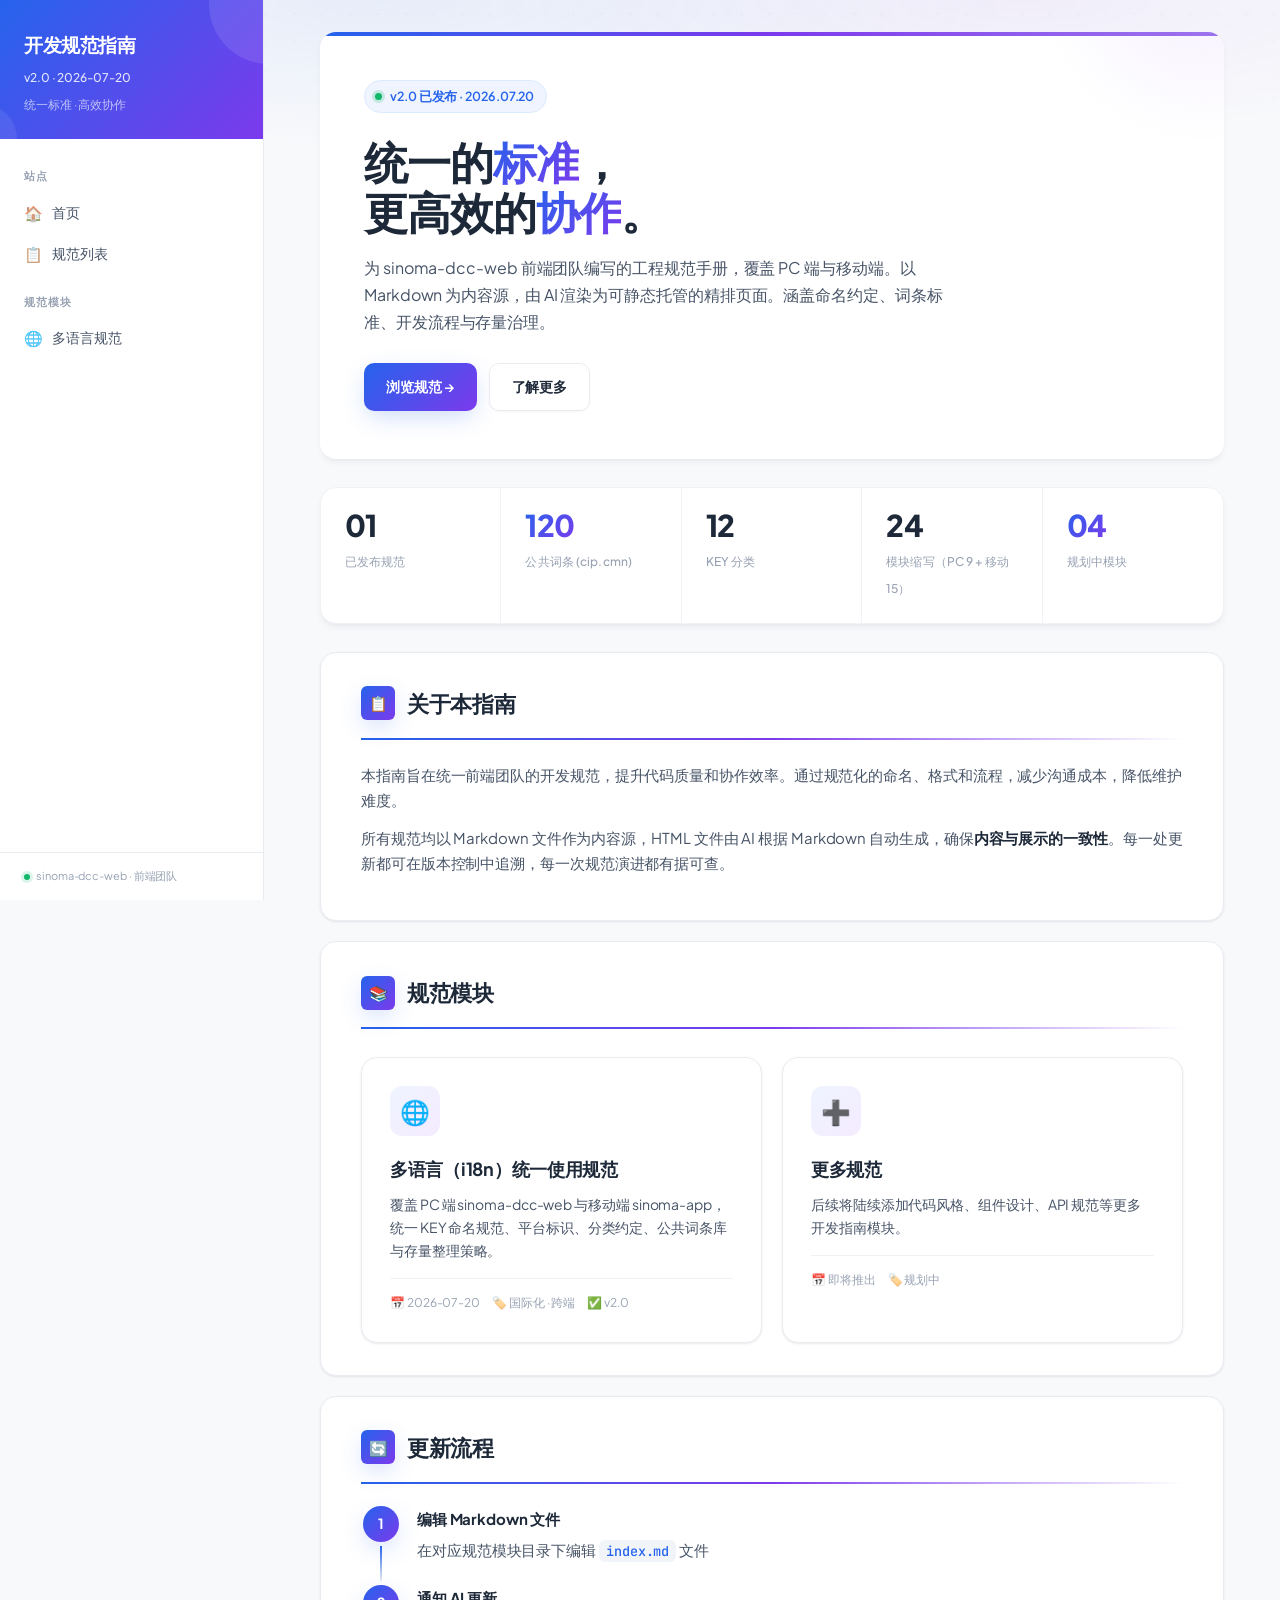
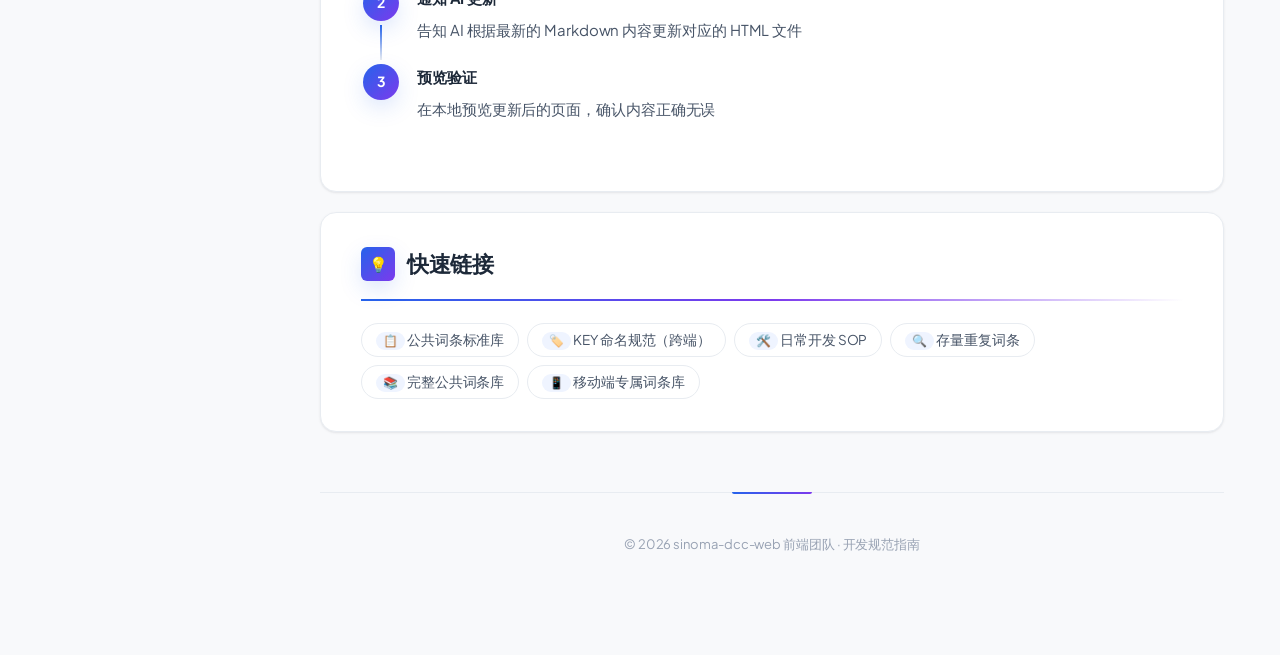
<file: index.html>
<!DOCTYPE html>
<html lang="zh-CN">
<head>
<meta charset="UTF-8">
<meta name="viewport" content="width=device-width, initial-scale=1.0">
<title>开发规范指南</title>
<link rel="stylesheet" href="assets/css/style.css">
</head>
<body>

<div class="sidebar-toggle" onclick="toggleSidebar()" aria-label="Toggle menu">&#9776;</div>
<div class="sidebar-overlay" onclick="toggleSidebar()"></div>

<div class="layout">

  <aside class="sidebar">
    <div class="sidebar-header">
      <h1>开发规范指南</h1>
      <div class="version">v2.0 &middot; 2026-07-20</div>
      <div class="tagline">统一标准 · 高效协作</div>
    </div>
    <nav class="sidebar-nav">
      <div class="nav-group">站点</div>
      <a href="index.html" class="active"><span class="icon">🏠</span>首页</a>
      <a href="specs/index.html"><span class="icon">📋</span>规范列表</a>
      <div class="nav-group">规范模块</div>
      <a href="specs/i18n/index.html"><span class="icon">🌐</span>多语言规范</a>
    </nav>
    <div class="sidebar-footer">
      sinoma-dcc-web &middot; 前端团队
    </div>
  </aside>

  <div class="main">
    <div class="content">

      <section class="hero">
        <div class="hero-eyebrow">
          <span class="dot"></span>
          v2.0 已发布 · 2026.07.20
        </div>
        <h1>统一的<span class="grad">标准</span>，<br>更高效的<span class="grad">协作</span>。</h1>
        <p>为 sinoma-dcc-web 前端团队编写的工程规范手册，覆盖 PC 端与移动端。以 Markdown 为内容源，由 AI 渲染为可静态托管的精排页面。涵盖命名约定、词条标准、开发流程与存量治理。</p>
        <div class="hero-actions">
          <a href="specs/i18n/index.html" class="btn btn-primary">浏览规范 →</a>
          <a href="#about" class="btn btn-ghost">了解更多</a>
        </div>
      </section>

      <div class="stats-strip">
        <div class="stat-cell">
          <span class="stat-num">01</span>
          <span class="stat-label">已发布规范</span>
        </div>
        <div class="stat-cell">
          <span class="stat-num"><span class="grad">120</span></span>
          <span class="stat-label">公共词条 (cip.cmn)</span>
        </div>
        <div class="stat-cell">
          <span class="stat-num">12</span>
          <span class="stat-label">KEY 分类</span>
        </div>
        <div class="stat-cell">
          <span class="stat-num">24</span>
          <span class="stat-label">模块缩写（PC 9 + 移动 15）</span>
        </div>
        <div class="stat-cell">
          <span class="stat-num"><span class="grad">04</span></span>
          <span class="stat-label">规划中模块</span>
        </div>
      </div>

      <div class="section reveal" id="about">
        <h2><span class="num">📋</span>关于本指南</h2>
        <p>本指南旨在统一前端团队的开发规范，提升代码质量和协作效率。通过规范化的命名、格式和流程，减少沟通成本，降低维护难度。</p>
        <p>所有规范均以 Markdown 文件作为内容源，HTML 文件由 AI 根据 Markdown 自动生成，确保<strong>内容与展示的一致性</strong>。每一处更新都可在版本控制中追溯，每一次规范演进都有据可查。</p>
      </div>

      <div class="section reveal">
        <h2><span class="num">📚</span>规范模块</h2>
        <div class="card-grid">
          <a href="specs/i18n/index.html" class="card-item">
            <div class="card-icon">🌐</div>
            <div class="card-title">多语言（i18n）统一使用规范</div>
            <div class="card-desc">覆盖 PC 端 sinoma-dcc-web 与移动端 sinoma-app，统一 KEY 命名规范、平台标识、分类约定、公共词条库与存量整理策略。</div>
            <div class="card-meta">
              <span>📅 2026-07-20</span>
              <span>🏷️ 国际化 · 跨端</span>
              <span>✅ v2.0</span>
            </div>
          </a>
          <a href="specs/index.html" class="card-item">
            <div class="card-icon">➕</div>
            <div class="card-title">更多规范</div>
            <div class="card-desc">后续将陆续添加代码风格、组件设计、API 规范等更多开发指南模块。</div>
            <div class="card-meta">
              <span>📅 即将推出</span>
              <span>🏷️ 规划中</span>
            </div>
          </a>
        </div>
      </div>

      <div class="section reveal">
        <h2><span class="num">🔄</span>更新流程</h2>
        <div class="flow">
          <div class="flow-step">
            <div class="flow-num"><div class="circle">1</div><div class="line"></div></div>
            <div class="flow-content">
              <div class="title">编辑 Markdown 文件</div>
              <p>在对应规范模块目录下编辑 <code>index.md</code> 文件</p>
            </div>
          </div>
          <div class="flow-step">
            <div class="flow-num"><div class="circle">2</div><div class="line"></div></div>
            <div class="flow-content">
              <div class="title">通知 AI 更新</div>
              <p>告知 AI 根据最新的 Markdown 内容更新对应的 HTML 文件</p>
            </div>
          </div>
          <div class="flow-step">
            <div class="flow-num"><div class="circle">3</div></div>
            <div class="flow-content">
              <div class="title">预览验证</div>
              <p>在本地预览更新后的页面，确认内容正确无误</p>
            </div>
          </div>
        </div>
      </div>

      <div class="section reveal">
        <h2><span class="num">💡</span>快速链接</h2>
        <div class="cat-list">
          <a href="specs/i18n/index.html#s6" style="text-decoration:none;"><span><code>📋</code> 公共词条标准库</span></a>
          <a href="specs/i18n/index.html#s3" style="text-decoration:none;"><span><code>🏷️</code> KEY 命名规范（跨端）</span></a>
          <a href="specs/i18n/index.html#s9" style="text-decoration:none;"><span><code>🛠️</code> 日常开发 SOP</span></a>
          <a href="specs/i18n/index.html#s11" style="text-decoration:none;"><span><code>🔍</code> 存量重复词条</span></a>
          <a href="specs/i18n/index.html#s-appB" style="text-decoration:none;"><span><code>📚</code> 完整公共词条库</span></a>
          <a href="specs/i18n/index.html#s8" style="text-decoration:none;"><span><code>📱</code> 移动端专属词条库</span></a>
        </div>
      </div>

      <div class="site-footer">
        <p>© 2026 sinoma-dcc-web 前端团队 · 开发规范指南</p>
      </div>

    </div>
  </div>

</div>

<button class="back-top" id="backTop" onclick="window.scrollTo({top:0})" aria-label="Back to top">&#8593;</button>

<script src="assets/js/main.js"></script>
</body>
</html>
</file>
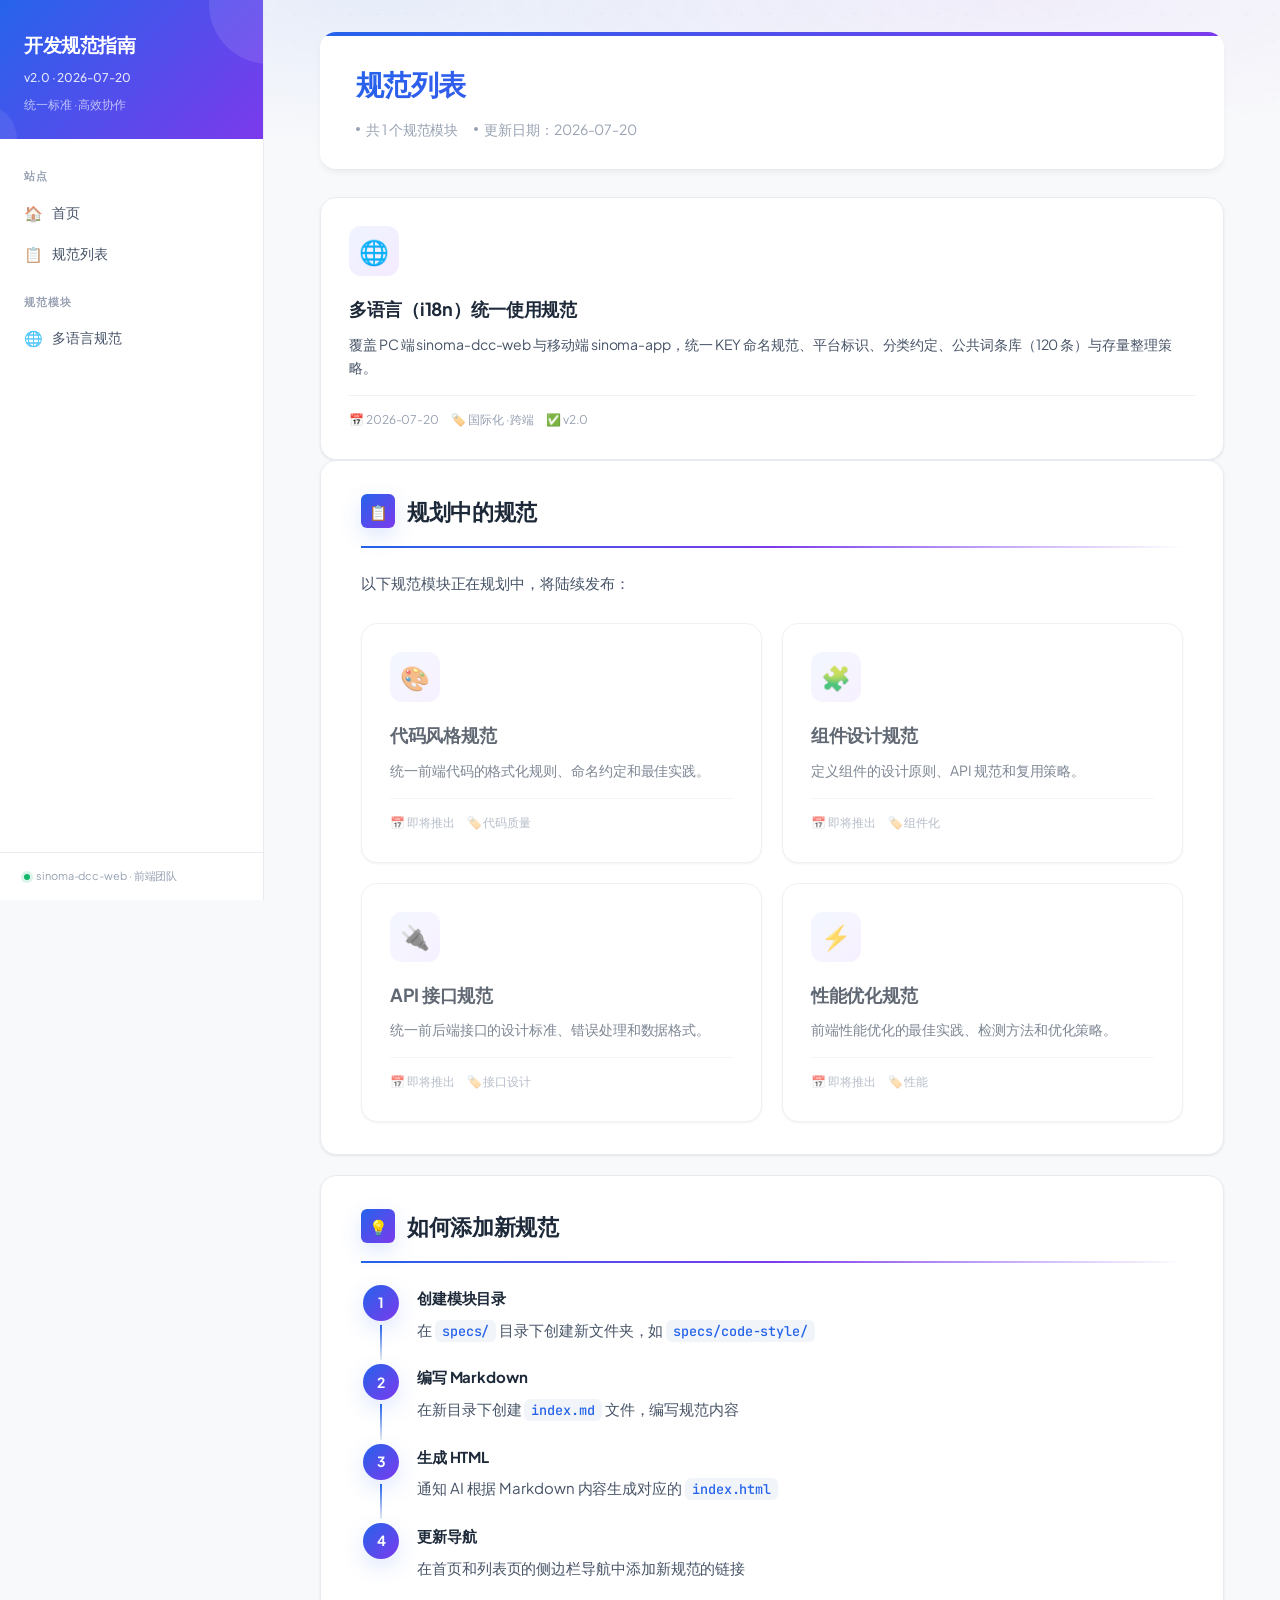
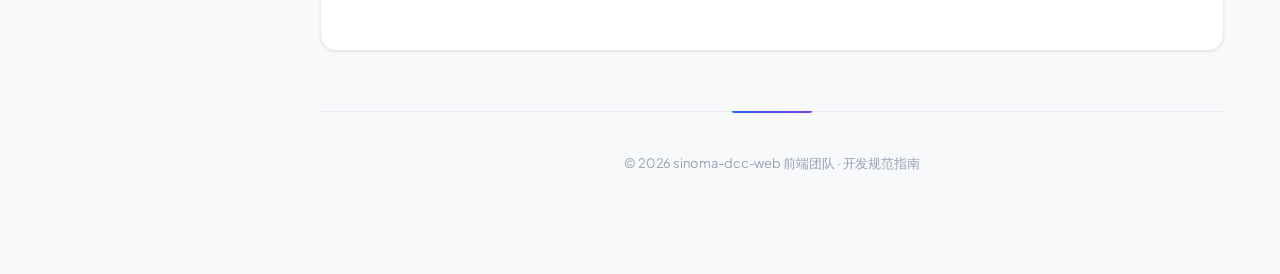
<file: specs/index.html>
<!DOCTYPE html>
<html lang="zh-CN">
<head>
<meta charset="UTF-8">
<meta name="viewport" content="width=device-width, initial-scale=1.0">
<title>规范列表 - 开发规范指南</title>
<link rel="stylesheet" href="../assets/css/style.css">
</head>
<body>

<div class="sidebar-toggle" onclick="toggleSidebar()" aria-label="Toggle menu">&#9776;</div>
<div class="sidebar-overlay" onclick="toggleSidebar()"></div>

<div class="layout">

  <aside class="sidebar">
    <div class="sidebar-header">
      <h1>开发规范指南</h1>
      <div class="version">v2.0 &middot; 2026-07-20</div>
      <div class="tagline">统一标准 · 高效协作</div>
    </div>
    <nav class="sidebar-nav">
      <div class="nav-group">站点</div>
      <a href="../index.html"><span class="icon">🏠</span>首页</a>
      <a href="index.html" class="active"><span class="icon">📋</span>规范列表</a>
      <div class="nav-group">规范模块</div>
      <a href="i18n/index.html"><span class="icon">🌐</span>多语言规范</a>
    </nav>
    <div class="sidebar-footer">
      sinoma-dcc-web &middot; 前端团队
    </div>
  </aside>

  <div class="main">
    <div class="content">

      <div class="page-header">
        <h2>规范列表</h2>
        <div class="meta">
          <span><span class="dot"></span>共 1 个规范模块</span>
          <span><span class="dot"></span>更新日期：2026-07-20</span>
        </div>
      </div>

      <div class="card-grid">
        <a href="i18n/index.html" class="card-item">
          <div class="card-icon">🌐</div>
          <div class="card-title">多语言（i18n）统一使用规范</div>
          <div class="card-desc">覆盖 PC 端 sinoma-dcc-web 与移动端 sinoma-app，统一 KEY 命名规范、平台标识、分类约定、公共词条库（120 条）与存量整理策略。</div>
          <div class="card-meta">
            <span>📅 2026-07-20</span>
            <span>🏷️ 国际化 · 跨端</span>
            <span>✅ v2.0</span>
          </div>
        </a>
      </div>

      <div class="section">
        <h2><span class="num">📋</span>规划中的规范</h2>
        <p>以下规范模块正在规划中，将陆续发布：</p>
        <div class="card-grid">
          <div class="card-item" style="opacity: 0.7; pointer-events: none;">
            <div class="card-icon">🎨</div>
            <div class="card-title">代码风格规范</div>
            <div class="card-desc">统一前端代码的格式化规则、命名约定和最佳实践。</div>
            <div class="card-meta">
              <span>📅 即将推出</span>
              <span>🏷️ 代码质量</span>
            </div>
          </div>
          <div class="card-item" style="opacity: 0.7; pointer-events: none;">
            <div class="card-icon">🧩</div>
            <div class="card-title">组件设计规范</div>
            <div class="card-desc">定义组件的设计原则、API 规范和复用策略。</div>
            <div class="card-meta">
              <span>📅 即将推出</span>
              <span>🏷️ 组件化</span>
            </div>
          </div>
          <div class="card-item" style="opacity: 0.7; pointer-events: none;">
            <div class="card-icon">🔌</div>
            <div class="card-title">API 接口规范</div>
            <div class="card-desc">统一前后端接口的设计标准、错误处理和数据格式。</div>
            <div class="card-meta">
              <span>📅 即将推出</span>
              <span>🏷️ 接口设计</span>
            </div>
          </div>
          <div class="card-item" style="opacity: 0.7; pointer-events: none;">
            <div class="card-icon">⚡</div>
            <div class="card-title">性能优化规范</div>
            <div class="card-desc">前端性能优化的最佳实践、检测方法和优化策略。</div>
            <div class="card-meta">
              <span>📅 即将推出</span>
              <span>🏷️ 性能</span>
            </div>
          </div>
        </div>
      </div>

      <div class="section">
        <h2><span class="num">💡</span>如何添加新规范</h2>
        <div class="flow">
          <div class="flow-step">
            <div class="flow-num"><div class="circle">1</div><div class="line"></div></div>
            <div class="flow-content">
              <div class="title">创建模块目录</div>
              <p>在 <code>specs/</code> 目录下创建新文件夹，如 <code>specs/code-style/</code></p>
            </div>
          </div>
          <div class="flow-step">
            <div class="flow-num"><div class="circle">2</div><div class="line"></div></div>
            <div class="flow-content">
              <div class="title">编写 Markdown</div>
              <p>在新目录下创建 <code>index.md</code> 文件，编写规范内容</p>
            </div>
          </div>
          <div class="flow-step">
            <div class="flow-num"><div class="circle">3</div><div class="line"></div></div>
            <div class="flow-content">
              <div class="title">生成 HTML</div>
              <p>通知 AI 根据 Markdown 内容生成对应的 <code>index.html</code></p>
            </div>
          </div>
          <div class="flow-step">
            <div class="flow-num"><div class="circle">4</div></div>
            <div class="flow-content">
              <div class="title">更新导航</div>
              <p>在首页和列表页的侧边栏导航中添加新规范的链接</p>
            </div>
          </div>
        </div>
      </div>

      <div class="site-footer">
        <p>© 2026 sinoma-dcc-web 前端团队 · 开发规范指南</p>
      </div>

    </div>
  </div>

</div>

<button class="back-top" id="backTop" onclick="window.scrollTo({top:0})" aria-label="Back to top">&#8593;</button>

<script src="../assets/js/main.js"></script>
</body>
</html>
</file>
<file: assets/css/style.css>
/* ==========================================================================
   开发规范指南 · 精致优化版
   保持清爽亮色蓝紫渐变基调，提升字体、阴影、间距、微交互
   ========================================================================== */

@import url('https://fonts.googleapis.com/css2?family=Plus+Jakarta+Sans:wght@400;500;600;700;800&family=JetBrains+Mono:wght@400;500;600&display=swap');

:root {
  --bg: #f8f9fb;
  --bg-soft: #f1f3f7;
  --card: #fff;
  --border: #e8ecf1;
  --border-soft: #f0f2f6;
  --text: #1d2939;
  --text2: #475467;
  --text3: #98a2b3;
  --accent: #2563eb;
  --accent-2: #7c3aed;
  --accent-light: #eff4ff;
  --accent-tint: #dbeafe;
  --green: #12b76a;
  --green-light: #ecfdf3;
  --red: #f04438;
  --red-light: #fef3f2;
  --orange: #f79009;
  --orange-light: #fffaeb;
  --purple: #9e77ed;
  --purple-light: #f4ebff;
  --code-bg: #1e293b;
  --code-fg: #e2e8f0;
  --code-inline-bg: #f1f5f9;

  /* 阴影系统（4 层精致）*/
  --shadow-xs: 0 1px 2px rgba(15, 23, 42, 0.04);
  --shadow-sm: 0 1px 3px rgba(15, 23, 42, 0.06), 0 1px 2px rgba(15, 23, 42, 0.04);
  --shadow: 0 4px 6px -1px rgba(15, 23, 42, 0.06), 0 2px 4px -2px rgba(15, 23, 42, 0.04);
  --shadow-md: 0 10px 15px -3px rgba(15, 23, 42, 0.08), 0 4px 6px -4px rgba(15, 23, 42, 0.04);
  --shadow-lg: 0 20px 25px -5px rgba(15, 23, 42, 0.1), 0 8px 10px -6px rgba(15, 23, 42, 0.04);
  --shadow-accent: 0 8px 24px -4px rgba(37, 99, 235, 0.25);
  --shadow-purple: 0 8px 24px -4px rgba(124, 58, 237, 0.2);

  /* 圆角分级 */
  --r-sm: 6px;
  --r: 10px;
  --r-md: 12px;
  --r-lg: 16px;
  --radius: var(--r);
  --sidebar-w: 264px;

  /* 字体 */
  --font: 'Plus Jakarta Sans', -apple-system, BlinkMacSystemFont, "Segoe UI", "PingFang SC", "Hiragino Sans GB", "Microsoft YaHei", sans-serif;
  --font-mono: 'JetBrains Mono', "SF Mono", "Fira Code", Consolas, monospace;
}

* { margin:0; padding:0; box-sizing:border-box; }
html { scroll-behavior: smooth; scroll-padding-top: 24px; }
body {
  font-family: var(--font);
  background: var(--bg);
  color: var(--text);
  line-height: 1.7;
  -webkit-font-smoothing: antialiased;
  -moz-osx-font-smoothing: grayscale;
  letter-spacing: -0.005em;
  position: relative;
  overflow-x: hidden;
}

/* 顶部柔和渐变光晕 */
body::before {
  content: '';
  position: fixed;
  top: 0;
  left: 0;
  right: 0;
  height: 420px;
  background:
    radial-gradient(ellipse 70% 50% at 30% 0%, rgba(37, 99, 235, 0.08) 0%, transparent 70%),
    radial-gradient(ellipse 60% 45% at 80% 0%, rgba(124, 58, 237, 0.06) 0%, transparent 70%);
  pointer-events: none;
  z-index: 0;
}

/* 极淡网格点装饰 */
body::after {
  content: '';
  position: fixed;
  top: 0;
  left: 0;
  right: 0;
  height: 420px;
  background-image: radial-gradient(circle, rgba(15, 23, 42, 0.04) 1px, transparent 1px);
  background-size: 28px 28px;
  pointer-events: none;
  z-index: 0;
  mask-image: linear-gradient(to bottom, black, transparent);
  -webkit-mask-image: linear-gradient(to bottom, black, transparent);
  opacity: 0.6;
}

.layout {
  display: flex;
  min-height: 100vh;
  position: relative;
  z-index: 1;
}

/* ==========================================================================
   侧边栏
   ========================================================================== */
.sidebar {
  width: var(--sidebar-w);
  position: fixed;
  top: 0;
  left: 0;
  bottom: 0;
  background: #fff;
  border-right: 1px solid var(--border);
  display: flex;
  flex-direction: column;
  z-index: 100;
  transition: transform .3s cubic-bezier(.4,0,.2,1);
}

.sidebar-header {
  padding: 28px 24px 24px;
  border-bottom: none;
  background: linear-gradient(135deg, #2563eb 0%, #7c3aed 100%);
  color: #fff;
  position: relative;
  overflow: hidden;
}
.sidebar-header::after {
  content: '';
  position: absolute;
  top: -40%;
  right: -25%;
  width: 120px;
  height: 120px;
  border-radius: 50%;
  background: rgba(255,255,255,.1);
}
.sidebar-header::before {
  content: '';
  position: absolute;
  bottom: -25%;
  left: -20%;
  width: 70px;
  height: 70px;
  border-radius: 50%;
  background: rgba(255,255,255,.08);
}
.sidebar-header h1 {
  font-size: 19px;
  font-weight: 700;
  margin-bottom: 8px;
  letter-spacing: -.02em;
  position: relative;
  z-index: 1;
}
.sidebar-header .version {
  font-size: 12px;
  opacity: .85;
  position: relative;
  z-index: 1;
  font-weight: 500;
}
.sidebar-header .tagline {
  font-size: 12px;
  opacity: .65;
  margin-top: 6px;
  position: relative;
  z-index: 1;
}

.sidebar-nav {
  flex: 1;
  overflow-y: auto;
  padding: 10px 12px;
}
.sidebar-nav::-webkit-scrollbar { width: 4px; }
.sidebar-nav::-webkit-scrollbar-thumb { background: #d0d5dd; border-radius: 4px; }
.sidebar-nav .nav-group {
  font-size: 11px;
  font-weight: 700;
  text-transform: uppercase;
  letter-spacing: .08em;
  color: var(--text3);
  padding: 18px 12px 6px;
}
.sidebar-nav a {
  display: flex;
  align-items: center;
  padding: 8px 12px;
  font-size: 14px;
  color: var(--text2);
  text-decoration: none;
  border-radius: var(--r-sm);
  transition: all .15s ease;
  gap: 10px;
  font-weight: 500;
}
.sidebar-nav a:hover {
  color: var(--accent);
  background: var(--accent-light);
}
.sidebar-nav a.active {
  color: var(--accent);
  font-weight: 600;
  background: var(--accent-light);
  box-shadow: var(--shadow-xs);
}
.sidebar-nav a.active::before {
  content: '';
  position: absolute;
  left: -12px;
  top: 50%;
  transform: translateY(-50%);
  width: 3px;
  height: 18px;
  background: linear-gradient(180deg, var(--accent), var(--accent-2));
  border-radius: 0 2px 2px 0;
}
.sidebar-nav a { position: relative; }
.sidebar-nav a.sub {
  padding-left: 32px;
  font-size: 13px;
  color: var(--text3);
}
.sidebar-nav .icon {
  font-size: 15px;
  opacity: .7;
  width: 18px;
  text-align: center;
  flex-shrink: 0;
}
.sidebar-footer {
  padding: 14px 24px;
  border-top: 1px solid var(--border);
  font-size: 11px;
  color: var(--text3);
  display: flex;
  align-items: center;
  gap: 6px;
}
.sidebar-footer::before {
  content: '';
  width: 6px;
  height: 6px;
  background: var(--green);
  border-radius: 50%;
  box-shadow: 0 0 0 3px rgba(18, 183, 106, 0.15);
}

.sidebar-toggle {
  display: none;
  position: fixed;
  top: 12px;
  left: 12px;
  z-index: 200;
  width: 40px;
  height: 40px;
  border-radius: var(--r);
  background: #fff;
  border: 1px solid var(--border);
  box-shadow: var(--shadow);
  cursor: pointer;
  align-items: center;
  justify-content: center;
  font-size: 20px;
  color: var(--text2);
}
.sidebar-overlay {
  display: none;
  position: fixed;
  inset: 0;
  background: rgba(15, 23, 42, .35);
  z-index: 90;
  backdrop-filter: blur(2px);
}

/* ==========================================================================
   主内容区
   ========================================================================== */
.main {
  flex: 1;
  margin-left: var(--sidebar-w);
  min-width: 0;
}
.content {
  padding: 32px 56px 60px;
  width: 100%;
}

/* ==========================================================================
   英雄区（首页专用）
   ========================================================================== */
.hero {
  background: var(--card);
  border-radius: var(--r-lg);
  padding: 48px 44px;
  margin-bottom: 28px;
  box-shadow: var(--shadow);
  position: relative;
  overflow: hidden;
}
.hero::before {
  content: '';
  position: absolute;
  top: 0;
  left: 0;
  right: 0;
  height: 4px;
  background: linear-gradient(90deg, #2563eb, #7c3aed, #9e77ed);
}
.hero::after {
  content: '';
  position: absolute;
  top: -60%;
  right: -20%;
  width: 400px;
  height: 400px;
  background: radial-gradient(circle, rgba(124, 58, 237, 0.08) 0%, transparent 60%);
  pointer-events: none;
}
.hero-eyebrow {
  display: inline-flex;
  align-items: center;
  gap: 8px;
  padding: 5px 12px 5px 10px;
  background: var(--accent-light);
  border: 1px solid var(--accent-tint);
  border-radius: 100px;
  font-size: 12.5px;
  font-weight: 600;
  color: var(--accent);
  margin-bottom: 24px;
}
.hero-eyebrow .dot {
  width: 7px;
  height: 7px;
  background: var(--green);
  border-radius: 50%;
  box-shadow: 0 0 0 3px rgba(18, 183, 106, 0.2);
  animation: pulse 2.4s ease-in-out infinite;
}
@keyframes pulse {
  0%, 100% { box-shadow: 0 0 0 3px rgba(18, 183, 106, 0.2); }
  50% { box-shadow: 0 0 0 6px rgba(18, 183, 106, 0.1); }
}
.hero h1 {
  font-size: 44px;
  font-weight: 800;
  line-height: 1.12;
  letter-spacing: -.025em;
  margin-bottom: 18px;
  position: relative;
  z-index: 1;
}
.hero h1 .grad {
  background: linear-gradient(135deg, #2563eb 0%, #7c3aed 100%);
  -webkit-background-clip: text;
  -webkit-text-fill-color: transparent;
  background-clip: text;
}
.hero p {
  font-size: 16px;
  color: var(--text2);
  line-height: 1.7;
  max-width: 580px;
  margin-bottom: 28px;
  position: relative;
  z-index: 1;
}
.hero-actions {
  display: flex;
  gap: 12px;
  flex-wrap: wrap;
  position: relative;
  z-index: 1;
}
.btn {
  display: inline-flex;
  align-items: center;
  gap: 8px;
  padding: 11px 22px;
  border-radius: var(--r);
  font-size: 14px;
  font-weight: 600;
  text-decoration: none;
  border: none;
  cursor: pointer;
  transition: all .2s ease;
}
.btn-primary {
  background: linear-gradient(135deg, #2563eb 0%, #7c3aed 100%);
  color: #fff;
  box-shadow: var(--shadow-accent);
}
.btn-primary:hover {
  transform: translateY(-2px);
  box-shadow: 0 12px 28px -4px rgba(37, 99, 235, 0.35);
}
.btn-ghost {
  background: var(--card);
  color: var(--text);
  border: 1px solid var(--border);
  box-shadow: var(--shadow-xs);
}
.btn-ghost:hover {
  border-color: var(--accent);
  color: var(--accent);
  transform: translateY(-2px);
}

/* ==========================================================================
   统计带
   ========================================================================== */
.stats-strip {
  display: grid;
  grid-template-columns: repeat(auto-fit, minmax(150px, 1fr));
  margin-bottom: 28px;
  background: var(--card);
  border-radius: var(--r-lg);
  overflow: hidden;
  box-shadow: var(--shadow);
  border: 1px solid var(--border-soft);
}
.stat-cell {
  padding: 22px 24px;
  border-right: 1px solid var(--border-soft);
  position: relative;
  transition: background .15s ease;
}
.stat-cell:hover { background: var(--bg-soft); }
.stat-cell:last-child { border-right: none; }
.stat-num {
  font-size: 30px;
  font-weight: 800;
  line-height: 1;
  letter-spacing: -.02em;
  display: block;
  margin-bottom: 6px;
}
.stat-num .grad {
  background: linear-gradient(135deg, #2563eb 0%, #7c3aed 100%);
  -webkit-background-clip: text;
  -webkit-text-fill-color: transparent;
  background-clip: text;
}
.stat-label {
  font-size: 12px;
  color: var(--text3);
  font-weight: 500;
  letter-spacing: .01em;
}

/* ==========================================================================
   页面头部
   ========================================================================== */
.page-header {
  padding: 28px 0 24px;
  margin-bottom: 28px;
  border-bottom: none;
  background: var(--card);
  border-radius: var(--r-lg);
  padding: 28px 36px;
  box-shadow: var(--shadow);
  position: relative;
  overflow: hidden;
}
.page-header::before {
  content: '';
  position: absolute;
  top: 0;
  left: 0;
  right: 0;
  height: 4px;
  background: linear-gradient(90deg, #2563eb, #7c3aed);
  border-radius: var(--r-lg) var(--r-lg) 0 0;
}
.page-header h2 {
  font-size: 28px;
  font-weight: 800;
  letter-spacing: -.02em;
  margin-bottom: 10px;
  background: linear-gradient(135deg, #2563eb, #7c3aed);
  -webkit-background-clip: text;
  -webkit-text-fill-color: transparent;
  background-clip: text;
}
.page-header .meta {
  font-size: 14px;
  color: var(--text3);
  display: flex;
  flex-wrap: wrap;
  gap: 4px 16px;
}
.page-header .meta span {
  display: flex;
  align-items: center;
  gap: 6px;
}
.page-header .meta .dot {
  width: 4px;
  height: 4px;
  border-radius: 50%;
  background: var(--text3);
}
.page-header .actions {
  position: absolute;
  right: 36px;
  top: 50%;
  transform: translateY(-50%);
  display: flex;
  gap: 8px;
}

/* ==========================================================================
   Section
   ========================================================================== */
.section {
  background: var(--card);
  border: 1px solid var(--border);
  border-radius: var(--r-lg);
  padding: 32px 40px;
  margin-bottom: 20px;
  box-shadow: var(--shadow-sm);
  transition: box-shadow .2s ease, border-color .2s ease;
}
.section:hover {
  box-shadow: var(--shadow);
  border-color: var(--border);
}
.section h2 {
  font-size: 22px;
  font-weight: 700;
  color: var(--text);
  margin-bottom: 22px;
  padding-bottom: 16px;
  border-bottom: 2px solid;
  border-image: linear-gradient(90deg, var(--accent), var(--accent-2), transparent) 1;
  display: flex;
  align-items: center;
  gap: 12px;
  letter-spacing: -.015em;
}
.section h2 .num {
  display: inline-flex;
  align-items: center;
  justify-content: center;
  width: 34px;
  height: 34px;
  border-radius: var(--r-sm);
  background: linear-gradient(135deg, #2563eb 0%, #7c3aed 100%);
  color: #fff;
  font-size: 15px;
  font-weight: 700;
  flex-shrink: 0;
  box-shadow: var(--shadow-accent);
}
.section h3 {
  font-size: 18px;
  font-weight: 700;
  color: var(--text);
  margin: 24px 0 12px;
  padding-left: 14px;
  border-left: 3px solid;
  border-image: linear-gradient(180deg, var(--accent), var(--accent-2)) 1;
  letter-spacing: -.01em;
}
.section h4 {
  font-size: 14px;
  font-weight: 700;
  color: var(--accent);
  margin: 18px 0 8px;
  text-transform: uppercase;
  letter-spacing: .04em;
}
.section p, .section li { font-size: 15px; color: var(--text2); }
.section p { margin-bottom: 12px; }
.section strong { color: var(--text); font-weight: 600; }
.section ul, .section ol { padding-left: 22px; margin-bottom: 12px; }
.section li { margin-bottom: 5px; }
.section li::marker { color: var(--accent); }

/* ==========================================================================
   代码块 —— 深色终端
   ========================================================================== */
pre {
  background: var(--code-bg);
  border: 1px solid #334155;
  border-radius: var(--r-md);
  padding: 20px 24px;
  font-size: 13.5px;
  font-family: var(--font-mono);
  line-height: 1.8;
  overflow-x: auto;
  margin-bottom: 16px;
  color: var(--code-fg);
  position: relative;
  box-shadow: var(--shadow-md);
}
code {
  background: var(--code-inline-bg);
  padding: 2px 7px;
  border-radius: var(--r-sm);
  font-size: 13.5px;
  font-family: var(--font-mono);
  color: var(--accent);
  font-weight: 500;
}
pre code { background: none; padding: 0; color: var(--code-fg); font-weight: 400; }

/* ==========================================================================
   表格
   ========================================================================== */
.table-wrap { overflow-x: auto; margin-bottom: 16px; border-radius: var(--r-md); border: 1px solid var(--border); }
table {
  width: 100%;
  border-collapse: collapse;
  font-size: 14px;
  background: var(--card);
}
th {
  background: var(--accent-light);
  color: var(--accent);
  font-weight: 700;
  text-align: left;
  padding: 13px 18px;
  white-space: nowrap;
  border-bottom: 2px solid var(--accent);
  font-size: 12px;
  text-transform: uppercase;
  letter-spacing: .04em;
}
td {
  padding: 12px 18px;
  border-bottom: 1px solid var(--border-soft);
  color: var(--text2);
  vertical-align: top;
}
tr:last-child td { border-bottom: none; }
tr:hover td { background: var(--bg-soft); }
td code { font-size: 13px; }

/* ==========================================================================
   Callout
   ========================================================================== */
.callout {
  border-radius: var(--r-md);
  padding: 16px 20px;
  margin-bottom: 16px;
  font-size: 14px;
  display: flex;
  gap: 12px;
  align-items: flex-start;
  border: 1px solid;
}
.callout-icon { font-size: 18px; flex-shrink: 0; line-height: 1.7; }
.callout-blue { background: var(--accent-light); color: var(--accent); border-color: #bfdbfe; }
.callout-green { background: var(--green-light); color: #054f31; border-color: #a7f3d0; }
.callout-red { background: var(--red-light); color: #7a271a; border-color: #fecaca; }
.callout-orange { background: var(--orange-light); color: #7a2e0e; border-color: #fed7aa; }
.callout-purple { background: var(--purple-light); color: #4a1d96; border-color: #d6bbfb; }

/* ==========================================================================
   徽章
   ========================================================================== */
.badge {
  display: inline-flex;
  align-items: center;
  font-size: 12px;
  font-weight: 600;
  padding: 3px 10px;
  border-radius: 100px;
  vertical-align: middle;
}
.badge-blue { background: var(--accent-light); color: var(--accent); }
.badge-green { background: var(--green-light); color: var(--green); }
.badge-red { background: var(--red-light); color: var(--red); }
.badge-orange { background: var(--orange-light); color: var(--orange); }

/* ==========================================================================
   正反例对照
   ========================================================================== */
.example {
  display: flex;
  gap: 16px;
  margin-bottom: 12px;
}
.example-col { flex: 1; min-width: 0; }
.example-label {
  font-size: 12px;
  font-weight: 700;
  text-transform: uppercase;
  letter-spacing: .05em;
  margin-bottom: 6px;
  display: inline-flex;
  align-items: center;
  gap: 4px;
}
.example-label.good { color: var(--green); }
.example-label.bad { color: var(--red); }
.example-label.good::before { content: '✓'; }
.example-label.bad::before { content: '✗'; }
.example pre { margin-bottom: 0; }

/* ==========================================================================
   流程步骤
   ========================================================================== */
.flow {
  display: flex;
  flex-direction: column;
  gap: 0;
  margin-bottom: 16px;
}
.flow-step {
  display: flex;
  align-items: stretch;
  gap: 16px;
}
.flow-num {
  width: 40px;
  display: flex;
  flex-direction: column;
  align-items: center;
  flex-shrink: 0;
}
.flow-num .circle {
  width: 36px;
  height: 36px;
  border-radius: 50%;
  background: linear-gradient(135deg, #2563eb 0%, #7c3aed 100%);
  color: #fff;
  font-size: 14px;
  font-weight: 700;
  display: flex;
  align-items: center;
  justify-content: center;
  flex-shrink: 0;
  box-shadow: var(--shadow-accent);
  position: relative;
  z-index: 1;
}
.flow-num .line {
  flex: 1;
  width: 2px;
  background: linear-gradient(180deg, var(--accent), var(--border));
  margin: 4px 0;
}
.flow-content { flex: 1; padding-bottom: 22px; }
.flow-content .title {
  font-size: 15px;
  font-weight: 700;
  color: var(--text);
  margin-bottom: 6px;
  letter-spacing: -.01em;
}
.flow-content p { margin-bottom: 0; }

/* ==========================================================================
   FAQ
   ========================================================================== */
.faq-item {
  border: 1px solid var(--border);
  border-radius: var(--r-md);
  margin-bottom: 10px;
  overflow: hidden;
  background: var(--card);
  transition: border-color .15s ease, box-shadow .15s ease;
}
.faq-item:hover { border-color: var(--accent-tint); box-shadow: var(--shadow-xs); }
.faq-q {
  padding: 13px 18px;
  font-size: 15px;
  font-weight: 600;
  color: var(--text);
  background: var(--bg-soft);
  cursor: default;
  display: flex;
  align-items: center;
  gap: 8px;
}
.faq-q .q-mark {
  color: var(--accent);
  font-weight: 700;
  flex-shrink: 0;
  line-height: 1;
}
.faq-a {
  padding: 13px 18px 14px 38px;
  font-size: 14px;
  color: var(--text2);
  border-top: 1px solid var(--border-soft);
}

/* ==========================================================================
   阶段标签
   ========================================================================== */
.phase-tag {
  display: inline-block;
  font-size: 12px;
  font-weight: 600;
  padding: 3px 10px;
  border-radius: 100px;
}
.phase-now { background: var(--green-light); color: var(--green); }
.phase-soon { background: var(--orange-light); color: var(--orange); }
.phase-future { background: var(--purple-light); color: var(--purple); }

/* ==========================================================================
   架构图
   ========================================================================== */
.arch {
  background: var(--bg-soft);
  border: 1px solid var(--border);
  border-radius: var(--r-md);
  padding: 24px;
  margin-bottom: 16px;
  text-align: center;
}
.arch-row {
  display: flex;
  align-items: center;
  justify-content: center;
  gap: 16px;
  margin-bottom: 8px;
}
.arch-box {
  background: var(--card);
  border: 2px solid;
  border-image: linear-gradient(135deg, var(--accent), var(--accent-2)) 1;
  border-radius: var(--r);
  padding: 14px 32px;
  font-size: 15px;
  font-weight: 700;
  color: var(--accent);
  min-width: 160px;
  box-shadow: var(--shadow-accent);
}
.arch-detail {
  background: var(--card);
  border: 1px solid var(--border);
  border-radius: var(--r-sm);
  padding: 10px 20px;
  font-size: 13px;
  color: var(--text3);
}
.arch-arrow { color: var(--accent); font-size: 20px; font-weight: 700; }
.arch-label {
  font-size: 13px;
  color: var(--accent);
  background: var(--accent-light);
  padding: 3px 10px;
  border-radius: 100px;
  font-weight: 600;
}

/* ==========================================================================
   分类速查列表
   ========================================================================== */
.cat-list {
  display: flex;
  flex-wrap: wrap;
  gap: 8px;
  margin-top: 12px;
  font-size: 14px;
  color: var(--text2);
  line-height: 1.5;
}
.cat-list a {
  display: inline-flex;
  align-items: center;
  gap: 6px;
  padding: 6px 14px;
  border-radius: 100px;
  background: var(--card);
  border: 1px solid var(--border);
  text-decoration: none;
  color: var(--text2);
  transition: all .15s ease;
  font-size: 13.5px;
}
.cat-list a:hover {
  border-color: var(--accent);
  background: var(--accent-light);
  color: var(--accent);
  transform: translateY(-1px);
  box-shadow: var(--shadow-sm);
}
.cat-list code {
  font-size: 12px;
  color: var(--accent);
  background: var(--accent-light);
  padding: 1px 7px;
  border-radius: 100px;
  font-weight: 600;
}

/* ==========================================================================
   决策树
   ========================================================================== */
.decision {
  background: var(--bg-soft);
  border: 1px solid var(--border);
  border-radius: var(--r-md);
  padding: 20px 24px;
  margin-bottom: 16px;
  font-size: 15px;
}
.decision-row {
  display: flex;
  align-items: baseline;
  gap: 8px;
  margin-bottom: 6px;
}
.decision-if { color: var(--accent); font-weight: 600; white-space: nowrap; }
.decision-key {
  font-family: var(--font-mono);
  font-size: 13.5px;
  background: var(--card);
  padding: 3px 8px;
  border-radius: var(--r-sm);
  border: 1px solid var(--border);
  color: var(--accent);
  font-weight: 500;
}

/* ==========================================================================
   回到顶部
   ========================================================================== */
.back-top {
  position: fixed;
  right: 24px;
  bottom: 24px;
  width: 44px;
  height: 44px;
  border-radius: 50%;
  background: linear-gradient(135deg, #2563eb 0%, #7c3aed 100%);
  color: #fff;
  border: none;
  cursor: pointer;
  box-shadow: var(--shadow-accent);
  display: flex;
  align-items: center;
  justify-content: center;
  font-size: 18px;
  opacity: 0;
  transform: translateY(12px);
  transition: all .25s cubic-bezier(.4,0,.2,1);
  z-index: 50;
}
.back-top.visible { opacity: 1; transform: translateY(0); }
.back-top:hover { transform: translateY(-2px); box-shadow: 0 12px 28px -4px rgba(37, 99, 235, 0.4); }

/* ==========================================================================
   卡片网格
   ========================================================================== */
.card-grid {
  display: grid;
  grid-template-columns: repeat(auto-fit, minmax(280px, 1fr));
  gap: 20px;
  margin-top: 28px;
}
.card-item {
  background: var(--card);
  border: 1px solid var(--border);
  border-radius: var(--r-lg);
  padding: 28px;
  box-shadow: var(--shadow-sm);
  transition: all .25s cubic-bezier(.4,0,.2,1);
  text-decoration: none;
  color: inherit;
  position: relative;
  overflow: hidden;
}
.card-item::before {
  content: '';
  position: absolute;
  top: 0;
  left: 0;
  right: 0;
  height: 3px;
  background: linear-gradient(90deg, var(--accent), var(--accent-2));
  transform: scaleX(0);
  transform-origin: left;
  transition: transform .3s ease;
}
.card-item:hover {
  transform: translateY(-4px);
  box-shadow: var(--shadow-lg);
  border-color: var(--accent-tint);
}
.card-item:hover::before { transform: scaleX(1); }
.card-item .card-icon {
  width: 50px;
  height: 50px;
  border-radius: var(--r-md);
  background: linear-gradient(135deg, var(--accent-light) 0%, var(--purple-light) 100%);
  display: flex;
  align-items: center;
  justify-content: center;
  font-size: 24px;
  margin-bottom: 18px;
  transition: all .25s ease;
}
.card-item:hover .card-icon {
  background: linear-gradient(135deg, #2563eb 0%, #7c3aed 100%);
  transform: scale(1.05) rotate(-3deg);
  box-shadow: var(--shadow-accent);
}
.card-item .card-title {
  font-size: 18px;
  font-weight: 700;
  color: var(--text);
  margin-bottom: 8px;
  letter-spacing: -.015em;
}
.card-item .card-desc {
  font-size: 14px;
  color: var(--text2);
  margin-bottom: 16px;
  line-height: 1.65;
  flex: 1;
}
.card-item .card-meta {
  display: flex;
  gap: 12px;
  font-size: 12px;
  color: var(--text3);
  padding-top: 14px;
  border-top: 1px solid var(--border-soft);
  flex-wrap: wrap;
}
.card-item .card-meta span {
  display: flex;
  align-items: center;
  gap: 4px;
}

/* ==========================================================================
   页脚
   ========================================================================== */
.site-footer {
  padding: 40px 0;
  margin-top: 60px;
  border-top: 1px solid var(--border);
  text-align: center;
  position: relative;
}
.site-footer::before {
  content: '';
  position: absolute;
  top: -1px;
  left: 50%;
  transform: translateX(-50%);
  width: 80px;
  height: 2px;
  background: linear-gradient(90deg, var(--accent), var(--accent-2));
  border-radius: 0 0 2px 2px;
}
.site-footer p {
  font-size: 13px;
  color: var(--text3);
}

/* ==========================================================================
   搜索框
   ========================================================================== */
.search-box {
  position: relative;
  margin: 20px 0;
}
.search-box input {
  width: 100%;
  padding: 13px 18px;
  font-size: 15px;
  border: 1px solid var(--border);
  border-radius: var(--r-md);
  background: var(--card);
  color: var(--text);
  transition: all .2s ease;
  outline: none;
  font-family: var(--font);
  box-shadow: var(--shadow-xs);
}
.search-box input:focus {
  border-color: var(--accent);
  box-shadow: 0 0 0 4px rgba(37, 99, 235, 0.1);
}
.search-box input::placeholder { color: var(--text3); }
.search-stats {
  font-size: 13px;
  color: var(--text3);
  margin-top: 8px;
}

/* ==========================================================================
   动画
   ========================================================================== */
@keyframes fadeUp {
  from { opacity: 0; transform: translateY(16px); }
  to { opacity: 1; transform: translateY(0); }
}
.hero, .stats-strip, .section, .card-grid {
  animation: fadeUp .6s cubic-bezier(.4,0,.2,1) both;
}
.stats-strip { animation-delay: .08s; }
.section:nth-of-type(1) { animation-delay: .12s; }
.section:nth-of-type(2) { animation-delay: .16s; }
.section:nth-of-type(3) { animation-delay: .2s; }

.reveal {
  opacity: 0;
  transform: translateY(20px);
  transition: opacity .6s cubic-bezier(.4,0,.2,1), transform .6s cubic-bezier(.4,0,.2,1);
}
.reveal.visible {
  opacity: 1;
  transform: translateY(0);
}

/* ==========================================================================
   响应式
   ========================================================================== */
@media (max-width: 900px) {
  .sidebar { transform: translateX(-100%); }
  .sidebar.open { transform: translateX(0); }
  .sidebar-overlay.open { display: block; }
  .sidebar-toggle { display: flex; }
  .main { margin-left: 0; }
  .content { padding: 24px 20px 60px; padding-top: 60px; }
  .card-grid { grid-template-columns: 1fr; }
  .hero { padding: 32px 24px; }
  .hero h1 { font-size: 32px; }
  .stats-strip { grid-template-columns: 1fr 1fr; }
  .stat-cell { border-right: none; border-bottom: 1px solid var(--border-soft); }
}
@media (max-width: 640px) {
  .section { padding: 24px 20px; }
  .page-header h2 { font-size: 24px; }
  .example { flex-direction: column; }
  .hero h1 { font-size: 28px; }
}

::selection { background: var(--accent); color: #fff; }
:focus-visible { outline: 2px solid var(--accent); outline-offset: 2px; border-radius: var(--r-sm); }

@media (prefers-reduced-motion: reduce) {
  *, *::before, *::after {
    animation-duration: 0.01ms !important;
    transition-duration: 0.01ms !important;
  }
  html { scroll-behavior: auto; }
}
</file>
